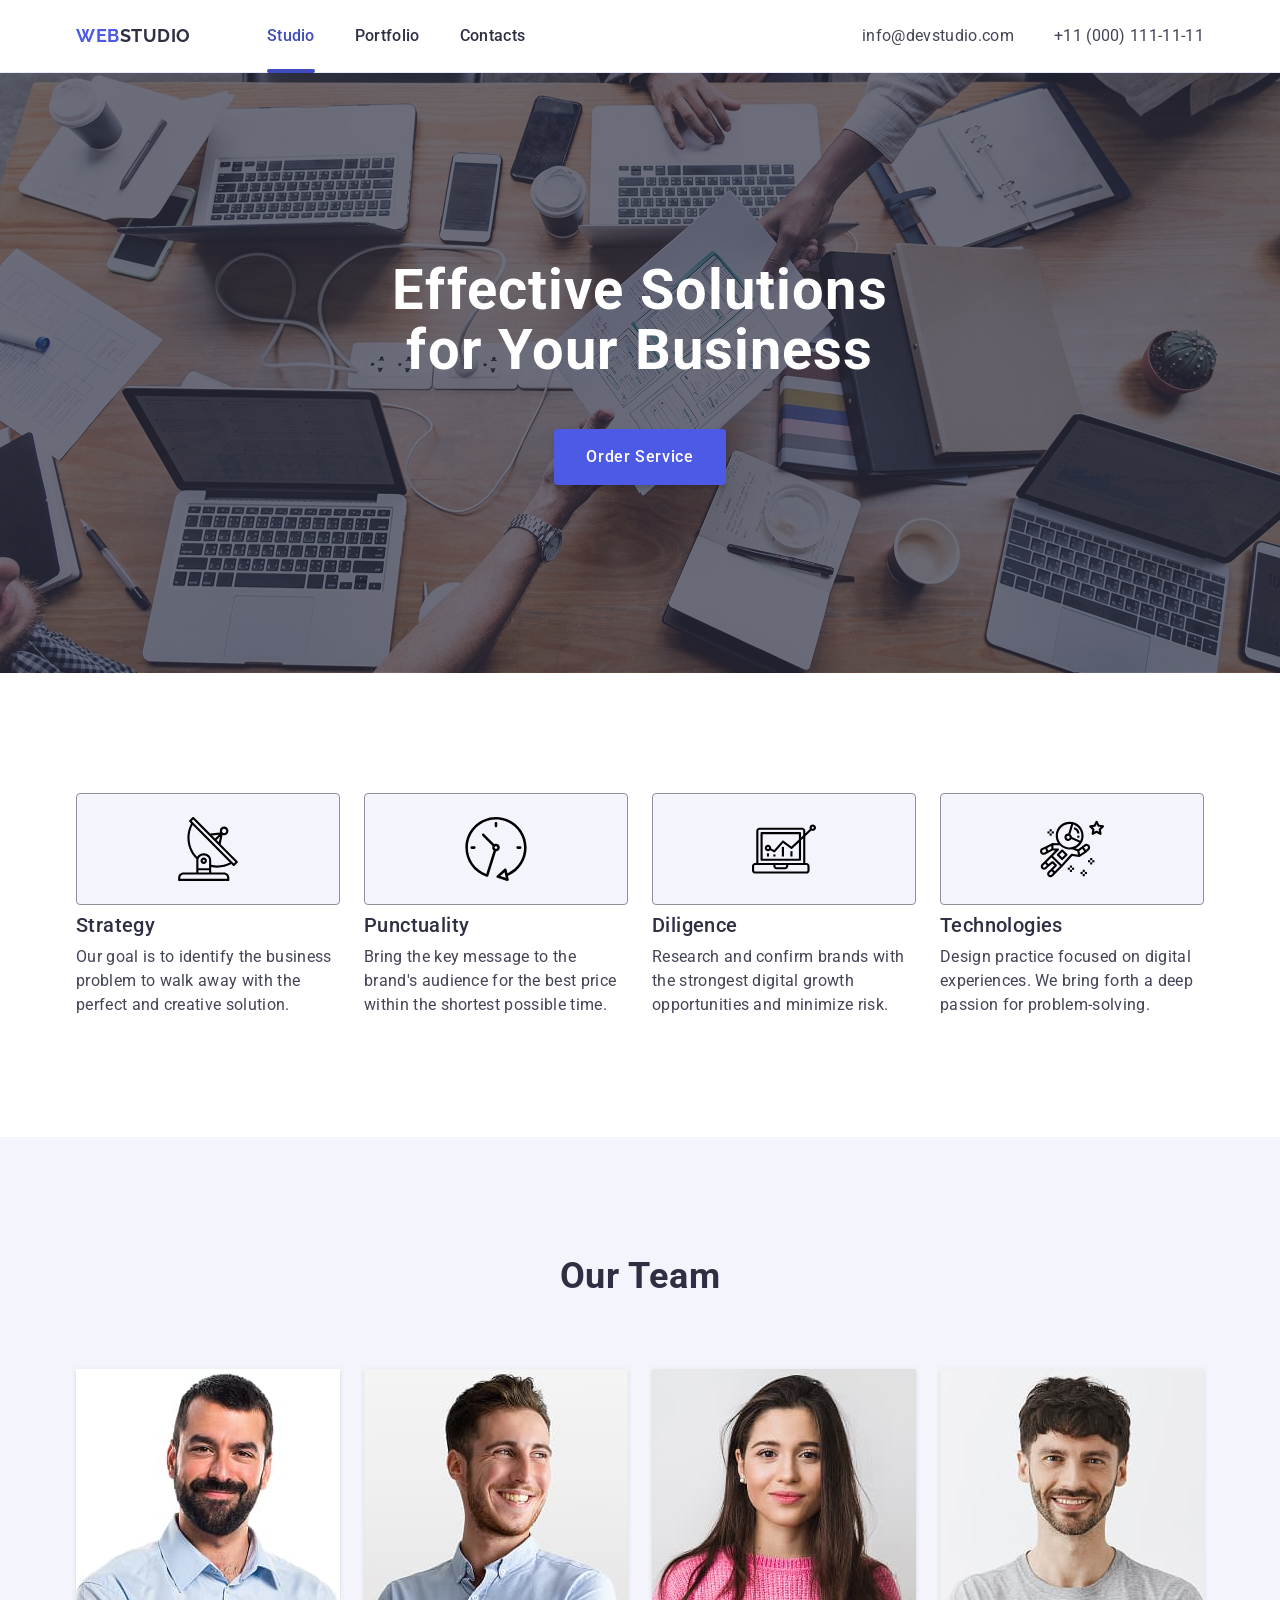
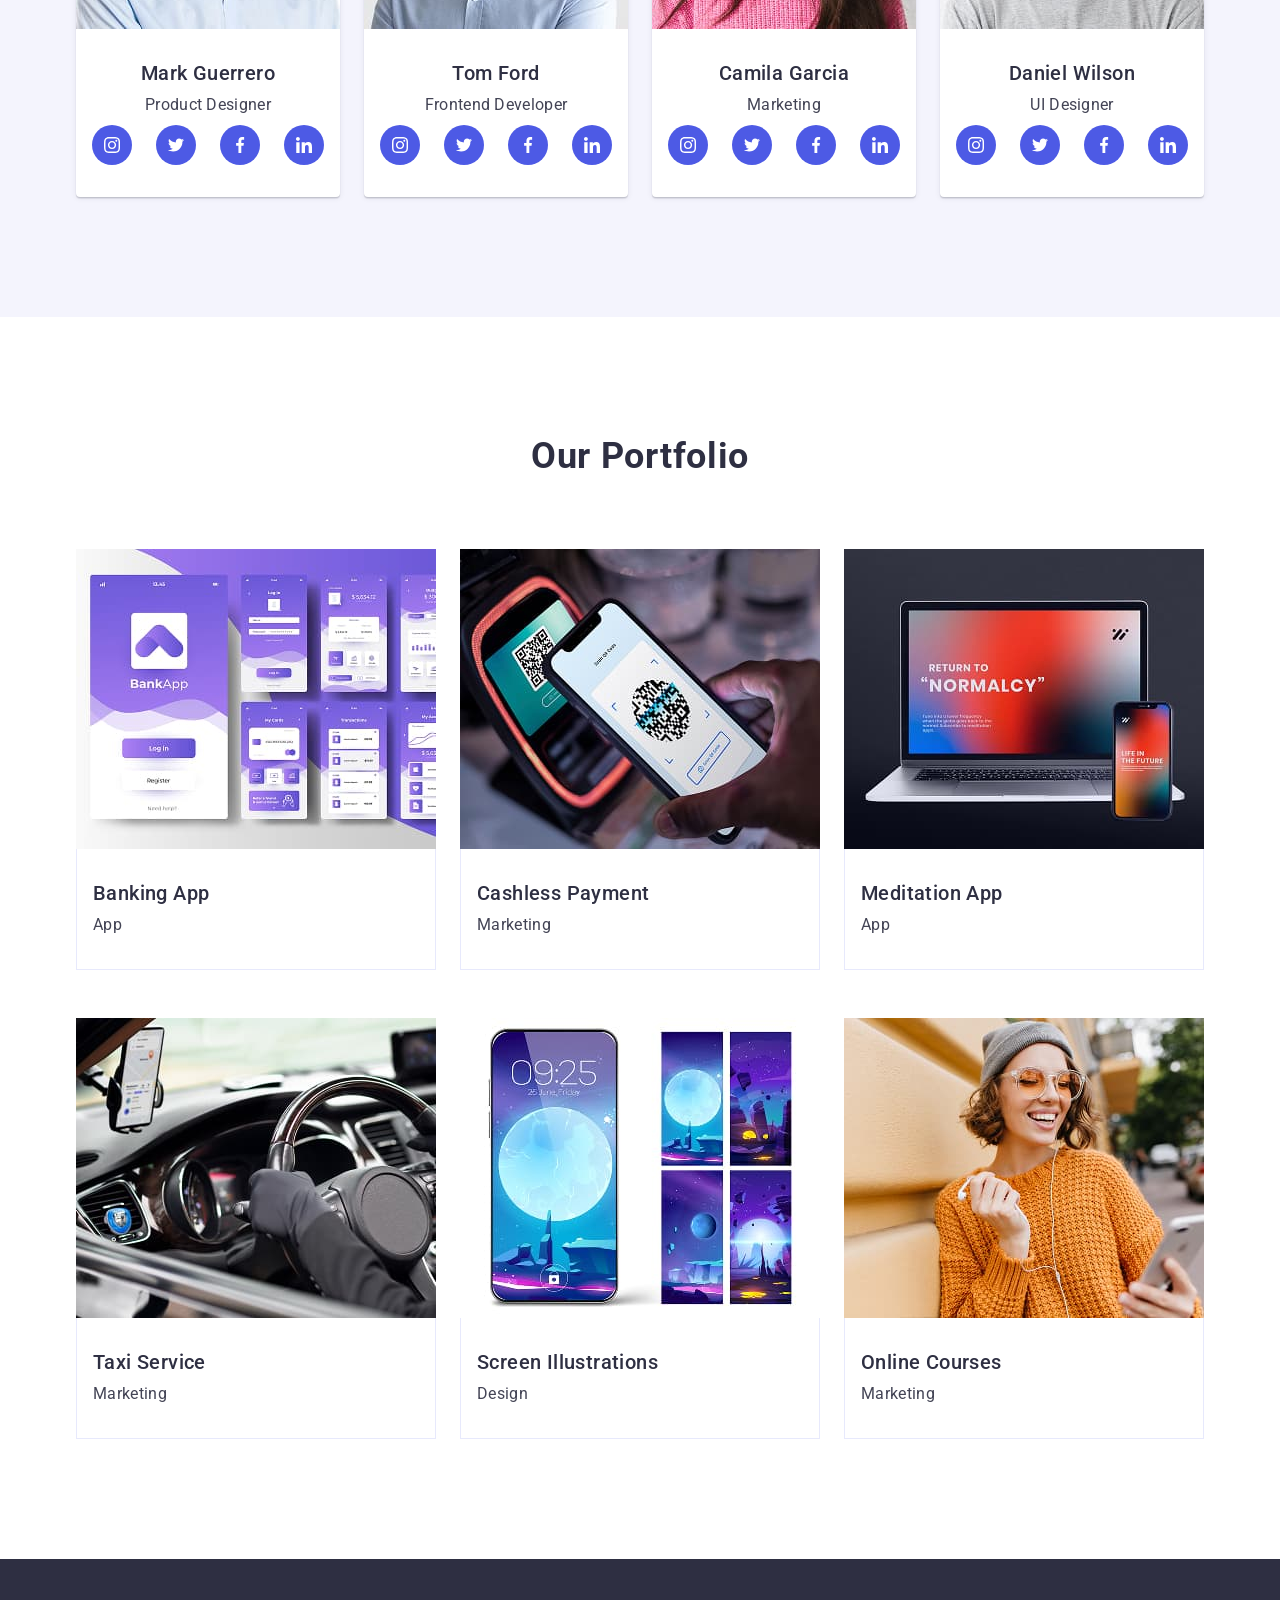
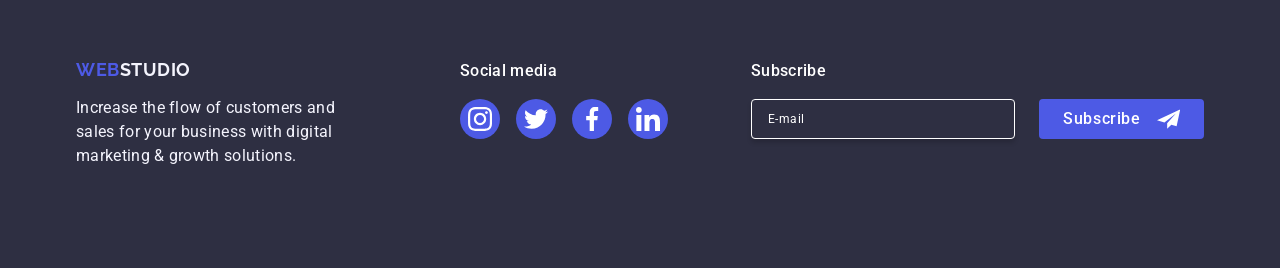
<file: index.html>
<!doctype html>
<html lang="en">
  <head>
    <meta charset="UTF-8" />
    <meta name="viewport" content="width=device-width, initial-scale=1.0" />
    <title>Web Studio</title>

    <!-- Normalize -->
    <link
      rel="stylesheet"
      href="https://cdnjs.cloudflare.com/ajax/libs/modern-normalize/3.0.1/modern-normalize.min.css"
      integrity="sha512-q6WgHqiHlKyOqslT/lgBgodhd03Wp4BEqKeW6nNtlOY4quzyG3VoQKFrieaCeSnuVseNKRGpGeDU3qPmabCANg=="
      crossorigin="anonymous"
      referrerpolicy="no-referrer"
    />

    <!-- Fonts -->
    <link rel="preconnect" href="https://fonts.googleapis.com" />
    <link rel="preconnect" href="https://fonts.gstatic.com" crossorigin />
    <link
      href="https://fonts.googleapis.com/css2?family=Raleway:ital,wght@0,700;1,700&family=Roboto:wght@100..900&display=swap"
      rel="stylesheet"
    />

    <!-- Custom CSS -->
    <link rel="stylesheet" href="./css/styles.css" />
  </head>
  <body>
    <!-- Header section -->
    <header class="header">
      <div class="container">
        <nav class="header-nav">
          <a class="logo header-logo" href="./index.html"
            >Web<span class="logo-part">Studio</span></a
          >
          <button class="mobile-menu-btn" type="button">
            <svg class="mobile-menu-icon" width="24" height="24">
              <use href="./images/icons.svg#icon-burger"></use>
            </svg>
          </button>
          <ul class="nav-menu">
            <li class="nav-menu-item">
              <a class="nav-menu-link current" href="./index.html">Studio</a>
            </li>
            <li class="nav-menu-item">
              <a class="nav-menu-link" href="./index.html">Portfolio</a>
            </li>
            <li class="nav-menu-item">
              <a class="nav-menu-link" href="./index.html">Contacts</a>
            </li>
          </ul>
        </nav>

        <address class="contacts">
          <ul class="contacts-list">
            <li class="contacts-item">
              <a class="contacts-link" href="mailto:info@devstudio.com"
                >info@devstudio.com</a
              >
            </li>
            <li class="contacts-item">
              <a class="contacts-link" href="tel:+110001111111"
                >+11 (000) 111-11-11</a
              >
            </li>
          </ul>
        </address>
      </div>
    </header>
    <main>
      <section class="hero">
        <div class="container">
          <div class="hero-wrapper">
            <h1 class="hero-title">Effective Solutions for Your Business</h1>
            <button class="btn" type="button">Order Service</button>
          </div>
        </div>
      </section>

      <!-- Section Our Features -->
      <section class="features section">
        <div class="container">
          <h2 class="visually-hidden">Our Features</h2>
          <ul class="features-menu">
            <li class="features-item">
              <div class="features-item-icon">
                <svg class="logo-icon" width="64" height="64">
                  <use href="./images/icons.svg#icon-antenna"></use>
                </svg>
              </div>
              <h3 class="features-item-name">Strategy</h3>
              <p class="features-item-text">
                Our goal is to identify the business problem to walk away with
                the perfect and creative solution.
              </p>
            </li>
            <li class="features-item">
              <div class="features-item-icon">
                <svg class="logo-icon" width="64" height="64">
                  <use href="./images/icons.svg#icon-clock"></use>
                </svg>
              </div>
              <h3 class="features-item-name">Punctuality</h3>
              <p class="features-item-text">
                Bring the key message to the brand's audience for the best price
                within the shortest possible time.
              </p>
            </li>
            <li class="features-item">
              <div class="features-item-icon">
                <svg class="logo-icon" width="64" height="64">
                  <use href="./images/icons.svg#icon-diagram"></use>
                </svg>
              </div>
              <h3 class="features-item-name">Diligence</h3>
              <p class="features-item-text">
                Research and confirm brands with the strongest digital growth
                opportunities and minimize risk.
              </p>
            </li>
            <li class="features-item">
              <div class="features-item-icon">
                <svg class="logo-icon" width="64" height="64">
                  <use href="./images/icons.svg#icon-astronaut"></use>
                </svg>
              </div>
              <h3 class="features-item-name">Technologies</h3>
              <p class="features-item-text">
                Design practice focused on digital experiences. We bring forth a
                deep passion for problem-solving.
              </p>
            </li>
          </ul>
        </div>
      </section>

      <!-- Section Our Team-->
      <section class="our-team section">
        <div class="container">
          <div class="our-team-wrapper">
            <h2 class="team-title">Our Team</h2>
            <ul class="our-team-menu">
              <li class="our-team-item">
                <img
                  class="team-photo"
                  srcset="
                    ./images/team-member-1.jpg    1x,
                    ./images/team-member-1@2x.jpg 2x
                  "
                  src="./images/team-member-1.jpg"
                  width="264"
                  height="260"
                  loading="lazy"
                  alt="Mark Guerrero"
                />
                <div class="team-content">
                  <h3 class="our-team-member">Mark Guerrero</h3>
                  <p class="our-team-position">Product Designer</p>
                  <div class="footer-icons">
                    <ul class="social-team-links">
                      <li class="footer-links">
                        <a
                          class="social-circle footer-social team-social"
                          href="./index.html"
                          target="_blank"
                        >
                          <svg class="social-icon" width="16" height="16">
                            <use href="./images/icons.svg#icon-instagram"></use>
                          </svg>
                        </a>
                      </li>
                      <li class="footer-links">
                        <a
                          class="social-circle footer-social team-social"
                          href="./index.html"
                          target="_blank"
                        >
                          <svg class="social-icon" width="16" height="16">
                            <use href="./images/icons.svg#icon-twitter"></use>
                          </svg>
                        </a>
                      </li>
                      <li class="footer-links">
                        <a
                          class="social-circle footer-social team-social"
                          href="./index.html"
                          target="_blank"
                        >
                          <svg class="social-icon" width="16" height="16">
                            <use href="./images/icons.svg#icon-facebook"></use>
                          </svg>
                        </a>
                      </li>
                      <li class="footer-links">
                        <a
                          class="social-circle footer-social team-social"
                          href="./index.html"
                          target="_blank"
                        >
                          <svg class="social-icon" width="16" height="16">
                            <use href="./images/icons.svg#icon-linkedin"></use>
                          </svg>
                        </a>
                      </li>
                    </ul>
                  </div>
                </div>
              </li>
              <li class="our-team-item">
                <img
                  class="team-photo"
                  srcset="
                    ./images/team-member-2.jpg    1x,
                    ./images/team-member-2@2x.jpg 2x
                  "
                  src="./images/team-member-2.jpg"
                  width="264"
                  height="260"
                  loading="lazy"
                  alt="Tom Ford"
                />
                <div class="team-content">
                  <h3 class="our-team-member">Tom Ford</h3>
                  <p class="our-team-position">Frontend Developer</p>
                  <div class="footer-icons">
                    <ul class="social-team-links">
                      <li class="footer-links">
                        <a
                          class="social-circle footer-social team-social"
                          href="./index.html"
                          target="_blank"
                        >
                          <svg class="social-icon" width="16" height="16">
                            <use href="./images/icons.svg#icon-instagram"></use>
                          </svg>
                        </a>
                      </li>
                      <li class="footer-links">
                        <a
                          class="social-circle footer-social team-social"
                          href="./index.html"
                          target="_blank"
                        >
                          <svg class="social-icon" width="16" height="16">
                            <use href="./images/icons.svg#icon-twitter"></use>
                          </svg>
                        </a>
                      </li>
                      <li class="footer-links">
                        <a
                          class="social-circle footer-social team-social"
                          href="./index.html"
                          target="_blank"
                        >
                          <svg class="social-icon" width="16" height="16">
                            <use href="./images/icons.svg#icon-facebook"></use>
                          </svg>
                        </a>
                      </li>
                      <li class="footer-links">
                        <a
                          class="social-circle footer-social team-social"
                          href="./index.html"
                          target="_blank"
                        >
                          <svg class="social-icon" width="16" height="16">
                            <use href="./images/icons.svg#icon-linkedin"></use>
                          </svg>
                        </a>
                      </li>
                    </ul>
                  </div>
                </div>
              </li>
              <li class="our-team-item">
                <img
                  class="team-photo"
                  srcset="
                    ./images/team-member-3.jpg    1x,
                    ./images/team-member-3@2x.jpg 2x
                  "
                  src="./images/team-member-3.jpg"
                  width="264"
                  height="260"
                  loading="lazy"
                  alt="Camila Garcia"
                />
                <div class="team-content">
                  <h3 class="our-team-member">Camila Garcia</h3>
                  <p class="our-team-position">Marketing</p>
                  <div class="footer-icons">
                    <ul class="social-team-links">
                      <li class="footer-links">
                        <a
                          class="social-circle footer-social team-social"
                          href="./index.html"
                          target="_blank"
                        >
                          <svg class="social-icon" width="16" height="16">
                            <use href="./images/icons.svg#icon-instagram"></use>
                          </svg>
                        </a>
                      </li>
                      <li class="footer-links">
                        <a
                          class="social-circle footer-social team-social"
                          href="./index.html"
                          target="_blank"
                        >
                          <svg class="social-icon" width="16" height="16">
                            <use href="./images/icons.svg#icon-twitter"></use>
                          </svg>
                        </a>
                      </li>
                      <li class="footer-links">
                        <a
                          class="social-circle footer-social team-social"
                          href="./index.html"
                          target="_blank"
                        >
                          <svg class="social-icon" width="16" height="16">
                            <use href="./images/icons.svg#icon-facebook"></use>
                          </svg>
                        </a>
                      </li>
                      <li class="footer-links">
                        <a
                          class="social-circle footer-social team-social"
                          href="./index.html"
                          target="_blank"
                        >
                          <svg class="social-icon" width="16" height="16">
                            <use href="./images/icons.svg#icon-linkedin"></use>
                          </svg>
                        </a>
                      </li>
                    </ul>
                  </div>
                </div>
              </li>
              <li class="our-team-item">
                <img
                  class="team-photo"
                  srcset="
                    ./images/team-member-4.jpg    1x,
                    ./images/team-member-4@2x.jpg 2x
                  "
                  src="./images/team-member-4.jpg"
                  width="264"
                  height="260"
                  loading="lazy"
                  alt="Daniel Wilson"
                />
                <div class="team-content">
                  <h3 class="our-team-member">Daniel Wilson</h3>
                  <p class="our-team-position">UI Designer</p>
                  <div class="footer-icons">
                    <ul class="social-team-links">
                      <li class="footer-links">
                        <a
                          class="social-circle footer-social team-social"
                          href="./index.html"
                          target="_blank"
                        >
                          <svg class="social-icon" width="16" height="16">
                            <use href="./images/icons.svg#icon-instagram"></use>
                          </svg>
                        </a>
                      </li>
                      <li class="footer-links">
                        <a
                          class="social-circle footer-social team-social"
                          href="./index.html"
                          target="_blank"
                        >
                          <svg class="social-icon" width="16" height="16">
                            <use href="./images/icons.svg#icon-twitter"></use>
                          </svg>
                        </a>
                      </li>
                      <li class="footer-links">
                        <a
                          class="social-circle footer-social team-social"
                          href="./index.html"
                          target="_blank"
                        >
                          <svg class="social-icon" width="16" height="16">
                            <use href="./images/icons.svg#icon-facebook"></use>
                          </svg>
                        </a>
                      </li>
                      <li class="footer-links">
                        <a
                          class="social-circle footer-social team-social"
                          href="./index.html"
                          target="_blank"
                        >
                          <svg class="social-icon" width="16" height="16">
                            <use href="./images/icons.svg#icon-linkedin"></use>
                          </svg>
                        </a>
                      </li>
                    </ul>
                  </div>
                </div>
              </li>
            </ul>
          </div>
        </div>
      </section>

      <!-- Section Our Portfolio-->
      <section class="our-portfolio section">
        <div class="container">
          <div class="portfolio-wrapper">
            <h2 class="portfolio-title">Our Portfolio</h2>
            <ul class="portfolio-menu">
              <li class="portfolio-item">
                <div class="portfolio-item-thumb">
                  <img
                    class="portfolio-img"
                    srcset="
                      ./images/our-project-1.jpg    1x,
                      ./images/our-project-1@2x.jpg 2x
                    "
                    src="./images/our-project-1.jpg"
                    alt=""
                    width="360"
                    height="300"
                    loading="lazy"
                  />
                  <p class="overlay">
                    14 Stylish and User-Friendly App Design Concepts · Task
                    Manager App · Calorie Tracker App · Exotic Fruit Ecommerce
                    App · Cloud Storage App
                  </p>
                </div>
                <div class="portfolio-content">
                  <h3 class="portfolio-item-name">Banking App</h3>
                  <p class="portfolio-description">App</p>
                </div>
              </li>
              <li class="portfolio-item">
                <div class="portfolio-item-thumb">
                  <img
                    class="portfolio-img"
                    srcset="
                      ./images/our-project-2.jpg    1x,
                      ./images/our-project-2@2x.jpg 2x
                    "
                    src="./images/our-project-2.jpg"
                    alt=""
                    width="360"
                    height="300"
                    loading="lazy"
                  />
                  <p class="overlay">
                    14 Stylish and User-Friendly App Design Concepts · Task
                    Manager App · Calorie Tracker App · Exotic Fruit Ecommerce
                    App · Cloud Storage App
                  </p>
                </div>
                <div class="portfolio-content">
                  <h3 class="portfolio-item-name">Cashless Payment</h3>
                  <p class="portfolio-description">Marketing</p>
                </div>
              </li>
              <li class="portfolio-item">
                <div class="portfolio-item-thumb">
                  <img
                    class="portfolio-img"
                    srcset="
                      ./images/our-project-3.jpg    1x,
                      ./images/our-project-3@2x.jpg 2x
                    "
                    src="./images/our-project-3.jpg"
                    alt=""
                    width="360"
                    height="300"
                    loading="lazy"
                  />
                  <p class="overlay">
                    14 Stylish and User-Friendly App Design Concepts · Task
                    Manager App · Calorie Tracker App · Exotic Fruit Ecommerce
                    App · Cloud Storage App
                  </p>
                </div>
                <div class="portfolio-content">
                  <h3 class="portfolio-item-name">Meditation App</h3>
                  <p class="portfolio-description">App</p>
                </div>
              </li>
              <li class="portfolio-item">
                <div class="portfolio-item-thumb">
                  <img
                    class="portfolio-img"
                    srcset="
                      ./images/our-project-4.jpg    1x,
                      ./images/our-project-4@2x.jpg 2x
                    "
                    src="./images/our-project-4.jpg"
                    alt=""
                    width="360"
                    height="300"
                    loading="lazy"
                  />
                  <p class="overlay">
                    14 Stylish and User-Friendly App Design Concepts · Task
                    Manager App · Calorie Tracker App · Exotic Fruit Ecommerce
                    App · Cloud Storage App
                  </p>
                </div>
                <div class="portfolio-content">
                  <h3 class="portfolio-item-name">Taxi Service</h3>
                  <p class="portfolio-description">Marketing</p>
                </div>
              </li>
              <li class="portfolio-item">
                <div class="portfolio-item-thumb">
                  <img
                    class="portfolio-img"
                    srcset="
                      ./images/our-project-5.jpg    1x,
                      ./images/our-project-5@2x.jpg 2x
                    "
                    src="./images/our-project-5.jpg"
                    alt=""
                    width="360"
                    height="300"
                    loading="lazy"
                  />
                  <p class="overlay">
                    14 Stylish and User-Friendly App Design Concepts · Task
                    Manager App · Calorie Tracker App · Exotic Fruit Ecommerce
                    App · Cloud Storage App
                  </p>
                </div>
                <div class="portfolio-content">
                  <h3 class="portfolio-item-name">Screen Illustrations</h3>
                  <p class="portfolio-description">Design</p>
                </div>
              </li>
              <li class="portfolio-item">
                <div class="portfolio-item-thumb">
                  <img
                    class="portfolio-img"
                    srcset="
                      ./images/our-project-6.jpg    1x,
                      ./images/our-project-6@2x.jpg 2x
                    "
                    src="./images/our-project-6.jpg"
                    alt=""
                    width="360"
                    height="300"
                    loading="lazy"
                  />
                  <p class="overlay">
                    14 Stylish and User-Friendly App Design Concepts · Task
                    Manager App · Calorie Tracker App · Exotic Fruit Ecommerce
                    App · Cloud Storage App
                  </p>
                </div>
                <div class="portfolio-content">
                  <h3 class="portfolio-item-name">Online Courses</h3>
                  <p class="portfolio-description">Marketing</p>
                </div>
              </li>
            </ul>
          </div>
        </div>
      </section>
    </main>

    <!-- Footer -->
    <footer class="footer">
      <div class="container">
        <div class="footer-flex">
          <div class="footer-left-part">
            <a class="logo footer-logo" href="./index.html"
              >Web<span class="logo-part">Studio</span></a
            >
            <p class="footer-text">
              Increase the flow of customers and sales for your business with
              digital marketing & growth solutions.
            </p>
          </div>
          <div class="footer-right-part">
            <p class="social-title">Social media</p>
            <div class="footer-icons">
              <ul class="social-footer-links">
                <li class="footer-links">
                  <a
                    class="social-circle footer-social"
                    href="./index.html"
                    target="_blank"
                  >
                    <svg class="social-icon" width="24" height="24">
                      <use href="./images/icons.svg#icon-instagram"></use>
                    </svg>
                  </a>
                </li>
                <li class="footer-links">
                  <a
                    class="social-circle footer-social"
                    href="./index.html"
                    target="_blank"
                  >
                    <svg class="social-icon" width="24" height="24">
                      <use href="./images/icons.svg#icon-twitter"></use>
                    </svg>
                  </a>
                </li>
                <li class="footer-links">
                  <a
                    class="social-circle footer-social"
                    href="./index.html"
                    target="_blank"
                  >
                    <svg class="social-icon" width="24" height="24">
                      <use href="./images/icons.svg#icon-facebook"></use>
                    </svg>
                  </a>
                </li>
                <li class="footer-links">
                  <a
                    class="social-circle footer-social"
                    href="./index.html"
                    target="_blank"
                  >
                    <svg class="social-icon" width="24" height="24">
                      <use href="./images/icons.svg#icon-linkedin"></use>
                    </svg>
                  </a>
                </li>
              </ul>
            </div>
          </div>
          <div class="footer-subscribe">
            <p class="social-title">Subscribe</p>
            <form class="footer-form" name="subscribeForm">
              <label class="footer-form-label">
                <input
                  class="footer-form-field"
                  type="email"
                  name="email"
                  placeholder="E-mail"
                />
              </label>

              <button class="btn-subscribe" type="submit">
                Subscribe
                <svg class="subscribe-icon" width="24" height="24">
                  <use href="./images/icons.svg#icon-send"></use>
                </svg>
              </button>
            </form>
          </div>
        </div>
      </div>
    </footer>

    <!-- Modal window -->

    <div class="backdrop">
      <div class="modal">
        <button
          class="modal-button"
          type="button"
          aria-label="Close modal button"
        >
          <svg class="modal-button-icon" width="8" height="8">
            <use href="./images/icons.svg#icon-close"></use>
          </svg>
        </button>
        <p class="modal-title">Leave your contacts and we will call you back</p>

        <form class="order-form" name="order">
          <div class="order-wrapper">
            <label class="order-label" for="userName">Name</label>
            <div class="order-field">
              <input
                class="order-input"
                type="text"
                id="userName"
                name="userName"
              />
              <svg class="order-icon" width="18" height="24">
                <use href="./images/icons.svg#icon-person"></use>
              </svg>
            </div>
          </div>

          <div class="order-wrapper">
            <label class="order-label" for="userPhone">Phone</label>
            <div class="order-field">
              <input
                class="order-input"
                type="tel"
                id="userPhone"
                name="userPhone"
              />
              <svg class="order-icon" width="18" height="24">
                <use href="./images/icons.svg#icon-phone"></use>
              </svg>
            </div>
          </div>

          <div class="order-wrapper">
            <label class="order-label" for="userEmail">Email</label>
            <div class="order-field">
              <input
                class="order-input"
                type="email"
                id="userEmail"
                name="userEmail"
              />
              <svg class="order-icon" width="18" height="24">
                <use href="./images/icons.svg#icon-email"></use>
              </svg>
            </div>
          </div>

          <div class="order-wrapper">
            <label class="order-label" for="userComment">Comment</label>
            <textarea
              class="order-comment"
              name="userComment"
              id="userComment"
              rows="8"
              placeholder="Text input"
            ></textarea>
          </div>

          <div class="user-policy-row">
            <label class="user-policy">
              <input
                class="user-policy-check visually-hidden"
                type="checkbox"
                name="userPolicy"
                id="userPolicy"
                value="true"
                checked
              />
              <span class="order-toggler">
                <svg class="policy-icon" width="10" height="8">
                  <use href="./images/icons.svg#icon-check"></use>
                </svg>
              </span>
              <span class="policy-text">
                I accept the terms and conditions of the
                <a class="policy-link" href="#">Privacy Policy</a>
              </span>
            </label>
          </div>

          <div class="send-button">
            <button class="btn send-btn" type="submit">Send</button>
          </div>
        </form>
      </div>
    </div>

    <!-- Mobile menu -->
    <div class="mobile-menu">
      <div class="mobile-menu-container">
        <button
          class="mobile-menu-close"
          type="button"
          aria-label="Close mobile menu button"
        >
          <svg class="mobile-menu-close-icon" width="8" height="8">
            <use href="./images/icons.svg#icon-close"></use>
          </svg>
        </button>

        <nav class="mobile-menu-navigation">
          <ul class="mobile-menu-nav list">
            <li class="mobile-menu-nav-item">
              <a class="mobile-menu-nav-link current link" href="./index.html"
                >Studio</a
              >
            </li>
            <li class="mobile-menu-nav-item">
              <a class="mobile-menu-nav-link link" href="">Portfolio</a>
            </li>
            <li class="mobile-menu-nav-item">
              <a class="mobile-menu-nav-link link" href="">Contacts</a>
            </li>
          </ul>
        </nav>

        <address class="mobile-menu-address">
          <ul class="mobile-menu-contacts list">
            <li class="mobile-menu-contacts-item">
              <a
                class="mobile-menu-contacts-link accent link"
                href="tel:+110001111111"
                >+11 (000) 111-11-11</a
              >
            </li>
            <li class="mobile-menu-contacts-item">
              <a
                class="mobile-menu-contacts-link link"
                href="mailto:info@devstudio.com"
                >info@devstudio.com</a
              >
            </li>
          </ul>
        </address>

        <ul class="mobile-social-list list">
          <li class="mobile-social-item">
            <a class="mobile-social-link link" href="" target="_blank">
              <svg class="mobile-social-icon" width="24" height="24">
                <use href="./images/icons.svg#icon-instagram"></use>
              </svg>
            </a>
          </li>
          <li class="mobile-social-item">
            <a class="mobile-social-link link" href="" target="_blank">
              <svg class="mobile-social-icon" width="24" height="24">
                <use href="./images/icons.svg#icon-twitter"></use>
              </svg>
            </a>
          </li>
          <li class="mobile-social-item">
            <a class="mobile-social-link link" href="" target="_blank">
              <svg class="mobile-social-icon" width="24" height="24">
                <use href="./images/icons.svg#icon-facebook"></use>
              </svg>
            </a>
          </li>
          <li class="mobile-social-item">
            <a class="mobile-social-link link" href="" target="_blank">
              <svg class="mobile-social-icon" width="24" height="24">
                <use href="./images/icons.svg#icon-linkedin"></use>
              </svg>
            </a>
          </li>
        </ul>
      </div>
    </div>
  </body>
</html>
</file>
<file: css/styles.css>
.hide {
    display: none;
}

/* #region base */
ul,
li {
    padding: 0;
    margin: 0;
    list-style-type: none;
}

body {
    font-family: Roboto, sans-serif;
    color: #434455;
    background-color: #fff;
}

body:has(.mobile-menu.is-open) {
    overflow-y: hidden;
}

a {
    text-decoration: none;
    color: currentColor;
}

p {
    line-height: 1.5;
    letter-spacing: 0.02em;
    margin: 0;
}

button {
    padding: 0;
    border: none;
    background-color: transparent;
    cursor: pointer;
}

address {
    font-style: normal;
}

h1, h2, h3, h4, h5, h6 {
    margin: 0;
}

h2 {
    font-weight: 700;
    font-size: 36px;
    line-height: 1.11;
    letter-spacing: 0.02em;
    text-align: center;
    color: #2e2f42;
}

h3 {
    line-height: 1.2;
    letter-spacing: 0.02em;
    color: #2e2f42;
}

img {
    display: block;
    max-width: 100%;
    height: auto;
}

.container {
    width: 100%;
    max-width: 320px;
    padding: 0 16px;
    margin: 0 auto;

    /* outline: 2px solid red;
    outline-offset: -2px;; */
} 

@media screen and (min-width: 768px){
    .container {
        max-width: 768px;
    }
}

@media screen and (min-width: 1158px){
    .container {
        max-width: 1158px;
        padding: 0 15px;
    }
}

/* #endregion */


/* .header .logo {
    margin-right: 149px;
} */

.logo {
    font-family: "Raleway", sans-serif;
    font-weight: 700;
    font-size: 18px;
    line-height: 1.17;
    letter-spacing: 0.03em;
    text-transform: uppercase;
    color: #4d5ae5;

}

@media only screen and (min-width: 768px) {
.header-logo {
    /* margin-right: 76px; */
    margin-right: 120px;
  }
}

@media only screen and (min-width: 1158px) {
    .header-logo {
        margin-right: 76px;
        
    }
}

.section {
    padding-bottom: 96px;
    padding-top: 96px;

}

@media only screen and (min-width: 1158px) {
  .section {
    padding-bottom: 120px;
    padding-top: 120px;
  }

}
.header-logo .logo-part {
    color: #2e2f42;
}

.header {
    border-bottom: 1px solid #e7e9fc;
    box-shadow: 0 1px 6px 0 rgba(46, 47, 66, 0.08), 0 1px 1px 0 rgba(46, 47, 66, 0.16), 0 2px 1px 0 rgba(46, 47, 66, 0.08);
}

.header > .container {
    display: flex;
    align-items: center;
    justify-content: space-between;
}

.header-nav {
    display: flex;
    align-items: center;
    width: 100%;
    justify-content: space-between;
    flex: 0 1 auto;
}

@media screen and (min-width:768px) {

    .header-nav {
        justify-content: flex-start;
    }

}

@media screen and (min-width:1158px) {
    .header-nav {
    
            width: auto;
    }

}

.nav-menu {
    display: flex;
    gap: 40px;
      
}

@media only screen and (max-width: 767.98px) {
    .nav-menu {
        display: none;
  }
}

@media only screen and (min-width: 767.98px) {
    .mobile-menu-btn {
        display: none;
    }
}


@media screen and (min-width:768px) {
    .nav-menu {
        margin-right: 40px;
    }
}

.contacts {
    margin-left: auto;
}

@media only screen and (max-width: 767.98px) {
  .contacts {
    display: none;
  }
}

.contacts-list {
    display: flex;
    flex-direction: column;
    gap: 16px;

}

@media screen and (min-width:768px) and (max-width:1157.98px) {

    .contacts-list {
        gap: 12px;
    }

}

@media only screen and (min-width: 1158px) {
.contacts-list {
    display: flex;
    flex-direction: row;
    gap: 40px;
  }
}

.nav-menu-link {
    display: block;
    padding: 24px 0;
    font-weight: 500;
    font-size: 16px;
    line-height: 1.5;
    letter-spacing: 0.02em;
    color: #2e2f42;

    transition: color 250ms cubic-bezier(0.4, 0, 0.2, 1);
}

.nav-menu-link.current {
    position: relative;
}

.nav-menu-link.current::after {
    content: '';
    position: absolute;
    left: 0;
    bottom: -1px;
    width: 100%;
    height: 4px;
    border-radius: 2px;
    background-color: #404bbf;
}

.nav-menu-link:hover,
.nav-menu-link:focus,
.contacts-link:hover,
.contacts-link:focus,
.nav-menu-link.current,
.mobile-menu-nav-link.current {
    color: #404bbf;
}

.contacts-link {
    display: block;
    padding: 24px 0;
    font-size: 16px;
    line-height: 1.5;
    letter-spacing: 0.02em;
    color: #434455;
    transition: color 250ms cubic-bezier(0.4, 0, 0.2, 1);
}

@media only screen and (min-width: 768px) and (max-width: 1157.98px) {
.contacts-link {
        padding: 0px;
        font-size: 12px;
        line-height: 1.17;
        letter-spacing: 0.04em;
    }

}


/* #region Hero */
.hero
 {
    max-width: 1440px;
    margin: 0 auto;
    padding: 72px 0;
    background-color: #2e2f42;
    background-image: 
    linear-gradient(rgba(46, 47, 66, 0.7), rgba(46, 47, 66, 0.7)),
    url(../images/hero-bg_mob@1x.jpg);
    background-size: cover;
    background-repeat: no-repeat;
    background-position: center;

}

@media (min-resolution: 192dpi), (min-resolution: 2dppx) {
  .hero {
        background-image:
                linear-gradient(rgba(46, 47, 66, 0.7), rgba(46, 47, 66, 0.7)),
                url(../images/hero-bg_mob@2x.jpg);
  }
}

@media only screen and (min-width: 768px) {
  .hero {
        padding: 112px 0;
        background-image:
                linear-gradient(rgba(46, 47, 66, 0.7), rgba(46, 47, 66, 0.7)),
                url(../images/hero-bg_tab@1x.jpg);
  }

  @media (min-resolution: 192dpi),
  (min-resolution: 2dppx) {
      .hero {
          background-image:
              linear-gradient(rgba(46, 47, 66, 0.7), rgba(46, 47, 66, 0.7)),
              url(../images/hero-bg_tab@2x.jpg);
      }
  }
}


@media only screen and (min-width: 1158px) {
  .hero {
    background-image:
            linear-gradient(rgba(46, 47, 66, 0.7), rgba(46, 47, 66, 0.7)),
            url(../images/hero-bg_desk@1x.jpg);
    padding: 188px 0;
  }

  @media (min-resolution: 192dpi),
  (min-resolution: 2dppx) {
      .hero {
          background-image:
              linear-gradient(rgba(46, 47, 66, 0.7), rgba(46, 47, 66, 0.7)),
              url(../images/hero-bg_desk@2x.jpg);
      }
  }
}


.hero-title {
    max-width: 216px;
    margin-bottom: 72px;
    font-size: 36px;
    line-height: 1.11;
    letter-spacing: 0.02em;
    text-align: center;
    color: #fff;
    
}

@media only screen and (min-width: 768px) {
    .hero-title {

        max-width: 496px;
        font-size: 56px;
        line-height: 1.07;
        margin-bottom: 36px;
    }
}

@media only screen and (min-width: 1158px) {
    .hero-title {
        margin-bottom: 48px;
  
  }
}

.hero-wrapper {
    display: flex;
    align-items: center;
    flex-direction: column;
    max-width: 496px;
    margin: 0 auto;
    text-align: center; 
}

.btn {
    border-radius: 4px;
    padding: 16px 32px;
    box-shadow: 0 4px 4px 0 rgba(0, 0, 0, 0.15);
    line-height: 1.5;
    letter-spacing: 0.04em;
    background-color: #4d5ae5;
    color: #fff;
    font-weight: 500;
    font-size: 16px;
    transition: background-color 250ms cubic-bezier(0.4, 0, 0.2, 1);
}

.btn:focus,
.btn:hover {
    background-color: #404bbf;
    
}
/* #endregion */


/* #region Features */



.features-menu {
    display: flex;
    flex-direction: column;
    align-items: center;
    justify-content: center;
    gap: 72px;
  
}

@media only screen and (min-width: 768px) {
  .features-menu {
    column-gap: 24px;
    row-gap: 72px;
    flex-direction: row;
    flex-wrap: wrap;
  }
}

@media only screen and (min-width: 1158px) {
    .features-menu {
        display: flex;
        justify-content: center;
        gap: 24px;
    }
}


.visually-hidden,
.read-only {
        position: absolute;
        width: 1px;
        height: 1px;
        margin: -1px;
        border: 0;
        padding: 0;
        white-space: nowrap;
        clip-path: inset(100%);
        clip: rect(0 0 0 0);
        overflow: hidden;
    }


@media only screen and (max-width: 1157.98px) {
    .features-item-icon {
        display: none;
      }
    }


@media only screen and (min-width: 1158px) {
  .features-item-icon {

        border: 1px solid #8e8f99;
        border-radius: 4px;
        width: 264px;
        height: 112px;
        background-color: #f4f4fd;
        margin-bottom: 8px;
        display: flex;
        align-items: center;
        justify-content: center;
  }
}

.features-item-name {
    font-weight: 700;
    font-size: 36px;
    line-height: 1.11;
    letter-spacing: 0.02em;
    text-align: center;
    margin-bottom: 8px;
}

@media only screen and (min-width: 768px) {
  .features-item-name {
    text-align: left;
  }
}

@media only screen and (min-width: 1158px) {
    .features-item-name {
        font-weight: 500;
        font-size: 20px;
        line-height: 1.2;
    }
}

.features-item-text {
    font-weight: 500;
    font-size: 16px;
    line-height: 1.5;
    letter-spacing: 0.02em;
}

@media only screen and (min-width: 1158px) {
  .features-item-text {
    font-weight: 400;
  }
}


.features-item {
    width: 100%;
    
}

@media only screen and (min-width: 768px) {
  .features-item {
    width: calc((100% - 24px * 1) / 2);
  }
}

@media only screen and (min-width: 1158px) {
    .features-item {
        width: calc((100% - 24px * 3) / 4);
    }
}

/* #endregion */

/* #region Our Team */

.our-team {
    background-color: #f4f4fd;
}



.our-team-menu {
    display: flex;
    flex-direction: column;
    align-items: center;
    justify-content: center;   
    gap: 72px;
}

@media only screen and (min-width: 768px) {
  .our-team-menu {
    flex-direction: row;
    flex-wrap: wrap;
    /* gap: 32px; */
    row-gap: 64px;
    column-gap: 24px;
    /* padding: 108px 96px; */
  }
}

@media only screen and (min-width: 1158px) {
    .our-team-menu {
        gap: 24px;
        /* padding: 120px 0px; */
    }
}

.our-team-wrapper > .team-title {
    margin-bottom: 72px;
}

.our-team-item {
    max-width: 264px;
    margin-left: auto;
    margin-right: auto;
    background-color: #fff;
    border-radius: 0 0 4px 4px;
    
    /* width: 264px; */
    box-shadow: 0 2px 1px 0 rgba(46, 47, 66, 0.08), 0 1px 1px 0 rgba(46, 47, 66, 0.16), 0 1px 6px 0 rgba(46, 47, 66, 0.08);
}

@media only screen and (min-width: 768px) {
.our-team-item {
    width: calc((100% - 24px * 1) / 2);
  }
}

@media only screen and (min-width: 1158px) {
    .our-team-item {
        width: calc((100% - 72px) / 4);
    }
}

.team-photo {
    width: 100%;
    height: auto;
}

.our-team-member {
    text-align: center;
    line-height: 1.2;
    font-weight: 500;
    font-size: 20px;
    margin-bottom: 8px;
}


.team-content {
    padding: 32px 16px;
}



.our-team-position {
    text-align: center;
    padding-bottom: 8px;
}

.social-circle {
    background-color: #4d5ae5;
    border-radius: 50%;
    overflow: hidden;
    display: flex;
    align-items: center;
    justify-content: center;
    transition: background-color 250ms cubic-bezier(0.4, 0, 0.2, 1);
}


.social-team-links {
    display: flex;
    align-items: center;
    justify-content: center;
    gap: 24px;
}

.member-socials {
    display: flex;
    align-items: center;
    justify-content: center;
    gap: 36px;
}

/* #endregion */

/* #region Our Portfolio */


.portfolio-menu {
    display: flex;
    align-items: center;
    justify-content: flex-start;
    flex-direction: column;
    gap: 48px;
    /* gap: 72px; */
} 

 @media only screen and (min-width: 768px) {
  .portfolio-menu {
    display: flex;
    flex-wrap: wrap;
    align-items: center;
    flex-direction: row;
    justify-content: flex-start;
    column-gap: 24px;
    row-gap: 72px
  }
}

@media only screen and (min-width: 1158px) {
    .portfolio-menu {
        flex-direction: row;
        flex-wrap: wrap;
        column-gap: 24px;
        row-gap: 48px;
    }
} 

.portfolio-item {
    width: 100%;
    /* width: calc((100% - 24px * 2) / 3); */
    box-shadow:
            0 2px 1px 0 rgba(46, 47, 66, 0.08),
            0 1px 1px 0 rgba(46, 47, 66, 0.16),
            0 1px 6px 0 rgba(46, 47, 66, 0.08);
    transition: box-shadow 250ms cubic-bezier(0.4, 0, 0.2, 1);
}

@media only screen and (min-width: 768px) {
  .portfolio-item {
    width: calc((100% - 24px * 1) / 2);
  }
}

@media only screen and (min-width: 1158px) {
    .portfolio-item {
        width: calc((100% - 24px * 2) / 3);
        box-shadow: none;
    }
}

.portfolio-content {
    padding: 32px 16px;
    border: 1px solid #e7e9fc;
    border-top: none;
}

/* @media only screen and (min-width: 320px) {
  .portfolio-content {
    padding: 0;
  }
} */

.portfolio-title {
    margin-bottom: 72px;
}

.portfolio-img {
    /* width: 288px;
    height: 280px; */
    width: 100%;
    height: auto;
    /* margin-bottom: 32px; */
}

/* @media only screen and (min-width: 768px) {
  .portfolio-img {
    width: 356px;
    height: 300px;
  }
}

@media only screen and (min-width: 1158px) {
    .portfolio-img {
        width: 360px;
    }
} */

.portfolio-item-thumb {
    position: relative;
    overflow: hidden;
}

.overlay {
    position: absolute;
    top: 0;
    left: 0;
    transform: translateY(100%);
    transition: transform 250ms cubic-bezier(0.4, 0, 0.2, 1);
    

    padding: 40px 32px;
    width: 100%;
    height: 100%;

    display: flex;


    font-size: 16px;
    line-height: 1.5;
    letter-spacing: 0.02em;
    color: #f4f4fd;
    background-color: #4d5ae5;
}

.portfolio-item:hover {
    box-shadow: 
        0 2px 1px 0 rgba(46, 47, 66, 0.08),
        0 1px 1px 0 rgba(46, 47, 66, 0.16),
        0 1px 6px 0 rgba(46, 47, 66, 0.08);
}

.portfolio-item:hover .overlay{
    transform: translateY(0);
    
}

.portfolio-item-name {
    font-weight: 500;
    font-size: 20px;
    line-height: 1.2;
    margin-bottom: 8px;
}

.portfolio-description {
    font-weight: 400;
    font-size: 16px;
    line-height: 1.5;
    margin-bottom: 0;
}
/* #endregion */

/* #region Footer */
.footer {
    padding: 96px 0;
    background-color: #2e2f42;
}

@media only screen and (min-width: 1157.98px) {
.footer {
    padding: 100px 0;
  }
}

.footer-logo .logo-part {
    color: #f4f4fd;
}

.footer-logo {
    display: inline-block;
    margin-bottom: 16px;
}

@media only screen and (min-width: 768px) {
.footer-logo {
        margin-bottom: 16px;
  }
}

.footer-text {
    text-align: left;
    /* margin-top: 16px; */
    font-weight: 400;
    font-size: 16px;
    line-height: 1.5;
    letter-spacing: 0.02em;
    color: #f4f4fd;
}

@media only screen and (min-width: 1158px) {
.footer-text {
    min-width: 264px;
    
  }
}

.footer-left-part {
    display: flex;
    flex-direction: column;
    /* width: 264px; */
    /* margin-right: 120px; */
    align-items: center;
    /* width: 100%; */
        /* margin-right: 0;  */
}

@media only screen and (min-width: 768px) {
  .footer-left-part {
    max-width: 264px;
    align-items: flex-start;
    /* margin-right: 24px; */
  }
}

@media only screen and (min-width: 1158px) {
    .footer-left-part {
        width: 264px;
        margin-right: 120px;
    }
}

.footer-right-part {
    display: flex;
    flex-direction: column;
    align-items: center;
    /* width: 208px;
    height: 80px; */
    /* margin-right: 80px; */
}

@media only screen and (min-width: 768px) {
    .footer-right-part {
        align-items: flex-start;
        width: 208px;   
       
    }
}

@media only screen and (min-width: 1158px) {
    .footer-right-part {
    width: 208px;
    margin-right: 80px;
    }
}

.footer-flex {
    display: flex;
    flex-direction: column;
    gap: 72px;
    /* text-align: center; */
    /* align-items: center; */
    /* align-items: baseline; */
}

 /* @media screen and (min-width: 768px) {

    .footer-flex {
        flex-direction: row;
        flex-wrap: wrap;
        gap: 72px 24px;
        align-items: flex-start;
        justify-content: flex-start;
        justify-content: center;
        gap: 72px; 
    }

}  */

@media screen and (min-width: 768px) and (max-width: 1157.98px) {
    .footer-flex {
        flex-direction: row;
        flex-wrap: wrap;
        column-gap: 24px;
        row-gap: 72px;
        align-items: baseline;
        width: 552px;
        margin: 0 auto;
    }
}

@media screen and (min-width: 1158px) {

   
.footer-flex {
    display: flex;
    flex-wrap: nowrap;
        flex-direction: row;
        align-items: baseline;
        justify-content: flex-start;
        /* gap: 80px; */
        gap: 0;
    }
    

}

.social-title {
    font-weight: 500;
    font-size: 16px;
    line-height: 1.5;
    letter-spacing: 0.02em;
    color: #fff;
    margin-bottom: 16px;
    
}



.social-footer-links {
    display: flex;
    align-items: center;
    justify-content: center;
    gap: 16px;
    /* margin-top: 16px; */
}

@media screen and (min-width:768px) {

    .social-footer-links {
        justify-content: flex-start;
    }

}

.footer-social {
    fill: #fff;
    height: 40px;
    width: 40px;
}


.social-circle:hover,
.social-circle:focus {
    background-color: #31d0aa;
}


.team-social:hover,
.team-social:focus {
    background-color: #404bbf;
}

.footer-form {
    display: flex;
    flex-direction: column;
    gap: 16px;
    width: 100%;
    align-items: center;
}

@media screen and (min-width:768px) {

    .footer-form {
        flex-direction: row;
        gap: 24px;
        align-items: flex-start;
    }

}

@media screen and (min-width:1158px) {

    .footer-form {
        display: flex;
        flex-direction: row;
        gap: 24px;
    }

}

.footer-subscribe {
    /* width: 100%; */
    /* width: 453px;
    height: 80px; */
    display: flex;
    flex-direction: column;
    align-items: center;
}

@media screen and (min-width:768px) {

    .footer-subscribe {
                flex-basis: 100%;
                    align-items: flex-start;
                    text-align: left;
                    /* margin-left: 108px; */

            /* margin-left: 108px; */
            /* text-align: left; */
    }

}


@media screen and (min-width:1158px) {

    .footer-subscribe {
        flex-basis: auto;
        /* width: 453px; */
        margin-left: auto;
    }

}

.footer-form-field {
    border: 1px solid #fff;
    border-radius: 4px;
    width: 288px;

    height: 40px;
    box-shadow: 0 4px 4px 0 rgba(0, 0, 0, 0.15);
    outline: transparent;
    background-color: transparent;
    color: #fff;
    padding-left: 16px;
    transition: border 250ms cubic-bezier(0.4, 0, 0.2, 1);
    font-weight: 400;
    font-size: 12px;
    line-height: 2;
    letter-spacing: 0.04em;
}

@media screen and (min-width:768px) {
    .footer-form-field {
        width: 264px;
    }
}

@media screen and (min-width:1158px) {
    .footer-form-field {
        width: 264px;
    }
}

.footer-form-field::placeholder {
    font-weight: 400;
    font-size: 12px;
    line-height: 2;
    letter-spacing: 0.04em;
    color: #fff;
}

.footer-form-field:hover,
.footer-form-field:focus {
    border: 1px solid #31d0aa;
}

.btn-subscribe {
    display: flex;
    flex-direction: row;
    align-items: center;
    justify-content: center;
    gap: 16px;

    padding: 8px 24px;
    width: 165px;
    /* min-width: 165px; */
    height: 40px;
    background-color: #4d5ae5;
    border-radius: 4px;
    border: none;

    font-family: "Roboto", sans-serif;
    font-weight: 500;
    font-size: 16px;
    line-height: 1.5;
    letter-spacing: 0.04em;
    text-align: center;
    color: #fff;
    transition: background-color 250ms cubic-bezier(0.4, 0, 0.2, 1);
    
}

@media only screen and (min-width: 1158px) {
  .btn-subscribe {
    min-width: 165px;
    
  }
}

.btn-subscribe:hover,
.btn-subscribe:focus {
    background-color: #31d0aa;
}

.subscribe-icon {
    fill: #fff;
}

/* #endregion */

/* #region Modal window */
.backdrop {
    position: fixed;
    top: 0;
    left: 0;
    width: 100%;
    height: 100%;
    background-color: rgba(46, 47, 66, 0.4);

    opacity: 0;
    visibility: hidden;
    pointer-events: none;
}

.backdrop.is-open {
    opacity: 1;
    visibility: visible;
    pointer-events: initial;
}
.modal {
    position: absolute;
    top: 50%;
    left: 50%;
    transform: translate(-50%, -50%);
    width: 288px;
    min-height: 623px;

    padding: 72px 16px 16px 16px;

    border-radius: 4px;
    background-color: #fcfcfc;
    box-shadow: 0 1px 1px 0 rgba(0, 0, 0, 0.14), 0 1px 3px 0 rgba(0, 0, 0, 0.12), 0 2px 1px 0 rgba(0, 0, 0, 0.2);
}


@media only screen and (min-width: 768px) {
  .modal {
    width: 408px;
    min-height: 584px;
    padding: 72px 24px 24px 24px;
  }
}


.modal-button {
    border: 1px solid rgba(0, 0, 0, 0.1);
    position: absolute;
    background-color: #e7e9fc;
    border-radius: 4px;
    height: 24px;
    width: 24px;
    overflow: hidden;
    display: flex;
    align-items: center;
    justify-content: center;
    border-radius: 50%;
    top: 24px;
    right: 24px;
    fill: #2e2f42;
    transition: fill 250ms cubic-bezier(0.4, 0, 0.2, 1), background-color 250ms cubic-bezier(0.4, 0, 0.2, 1);
}

.modal-button:hover,
.modal-button:focus{
    fill: #fff;
    background-color: #404bbf;
}

.modal-title {
    font-weight: 500;
    font-size: 16px;
    margin-bottom: 16px;
    line-height: 1.5;
    letter-spacing: 0.02em;
    text-align: center;
    color: #2e2f42;
}
/* #endregion */

/* #region Form */

.order-form {
    display: flex;
    flex-direction: column;
    gap: 8px;
}

.order-wrapper {
    font-weight: 400;
    font-size: 12px;
    line-height: 1.17;
    letter-spacing: 0.04em;
    color: #8e8f99;
}


.order-label {
    display: block;
    margin-bottom: 4px;
}

.order-field {
    position: relative;
}

.order-input {
    width: 100%;
    height: 40px;
    padding: 11px 38px;
    border: 1px solid rgba(46, 47, 66, 0.4);
    border-radius: 4px;
    outline: transparent;
    transition: border 250ms cubic-bezier(0.4, 0, 0.2, 1);
}

.order-input:focus {
    border: 1px solid #4d5ae5;
}

.order-icon {
    position: absolute;
    top: 50%;
    left: 16px;
    transform: translateY(-50%);
    fill: #2e2f42;
    pointer-events: none;
    transition: fill 250ms cubic-bezier(0.4, 0, 0.2, 1);
}

.order-input:focus + .order-icon {
    fill: #4d5ae5;
}

.order-comment {
    width: 100%;
    height: 120px; 


    font-size: 12px;
    line-height: 1.17;
    letter-spacing: 0.04em;

    padding: 8px 16px;

    outline: none;
    color: #2e2f42;
    border: 1px solid rgba(46, 47, 66, 0.4);
    border-radius: 4px;
    resize: none;

    transition: border 250ms cubic-bezier(0.4, 0, 0.2, 1);
}

.order-comment::placeholder {
    color: rgba(46, 47, 66, 0.4);
}

.order-comment:focus {
    border: 1px solid #4d5ae5;
}

/* Custom checkbox */

.user-policy-row {
    display: flex;
    align-items: center;
    justify-content: flex-start;
}

.user-policy {
    display: flex;
    align-items: center;
    justify-content: flex-start;
    flex-direction: row;
    gap: 8px;

    font-weight: 400;
    font-size: 12px;
    line-height: 1.33;
    letter-spacing: 0.04em;
    color: #8e8f99;
}

.order-toggler {
    display: flex;
    align-items: center;
    justify-content: center;
    height: 16px;
    width: 16px;
    border-radius: 2px;
    border: 1px solid rgba(46, 47, 66, 0.4);
    cursor: pointer;
    flex-shrink: 0;
    background-color:transparent;
    transition: background-color 250ms cubic-bezier(0.4, 0, 0.2, 1);
}

.user-policy-check:checked + .order-toggler {
    background-color: #404bbf;
    border-color: transparent;
}
.policy-icon {
    opacity: 0;
    transition: opacity 250ms cubic-bezier(0.4, 0, 0.2, 1);
}

.user-policy-check:checked + .order-toggler > .policy-icon {
    opacity: 1;
}

.policy-link {
    line-height: 1.33;
    text-decoration: underline;
    text-decoration-skip-ink: none;
    color: #4d5ae5;
}

.send-button {
    display: flex;
    align-items: center;
    justify-content: center;
    margin-top: 16px;
}

.send-btn {
    width: 169px;
    height: 56px;
}

/* #endregion */

/* #region mobile menu */

.mobile-menu {
    position: fixed;
    top: 0;
    left: 0;
    width: 100%;
    height: 100%;
    background-color: #ffffff;
    z-index: 999;
    transform: translateX(100%);
    transition: transform 300ms ease;
}

.mobile-menu.is-open {
    transform: translateX(0);
}
    
.mobile-menu-container {
            position: relative;
            display: flex;
            flex-direction: column;
            height: 100%;
            padding: 72px 16px 40px;
}
    
        /* Кнопка закриття */
        .mobile-menu-close {
            position: absolute;
            top: 24px;
            right: 24px;
            width: 24px;
            height: 24px;
            border-radius: 50%;
            display: flex;
            align-items: center;
            justify-content: center;
            background-color: #e7e9fc;
            /* або #e7e9fc згідно Figma */
            border: 1px solid rgba(0, 0, 0, 0.1);
            padding: 0;
            cursor: pointer;
            transition: background-color 250ms cubic-bezier(0.4, 0, 0.2, 1),
                border 250ms cubic-bezier(0.4, 0, 0.2, 1);
        }
    
        .mobile-menu-close:hover,
        .mobile-menu-close:focus {
            background-color: #404bbf;
            border: none;
            fill: #ffffff;
        }
    

        .mobile-menu-navigation {
            margin-bottom: auto;

        }
    
        .mobile-menu-nav-item:not(:last-child) {
            margin-bottom: 40px;
        }
    
        .mobile-menu-nav-link {
            font-weight: 700;
            font-size: 36px;
            line-height: 1.11;
            letter-spacing: 0.02em;
            color: #2e2f42;
        }
    
        .mobile-menu-nav-link.current {
            color: #404bbf;
        }
    

        .mobile-menu-address {
            font-style: normal;
            margin-bottom: 48px;
        }
    
        .mobile-menu-contacts-item:not(:last-child) {
            margin-bottom: 24px;
        }
    
        .mobile-menu-contacts-link {
            font-weight: 500;
            font-size: 20px;
            line-height: 1.2;
            letter-spacing: 0.02em;
            color: #434455;
        }
    
        
        .mobile-menu-contacts-link.accent {
            color: #4d5ae5;
        }
    
        
        .mobile-social-list {
            display: flex;
            gap: 40px;
        }
    
        .mobile-social-link {
            width: 40px;
            height: 40px;
            background-color: #4d5ae5;
            border-radius: 50%;
            display: flex;
            align-items: center;
            justify-content: center;
            transition: background-color 250ms cubic-bezier(0.4, 0, 0.2, 1);
        }
    
        .mobile-social-link:hover,
        .mobile-social-link:focus {
            background-color: #404bbf;
        }
    
        .mobile-social-icon {
            fill: #f4f4fd;
        }
    

        @media screen and (min-width: 768px) {
            .mobile-menu {
                display: none;
            }
        }
/* #endregion */
</file>
